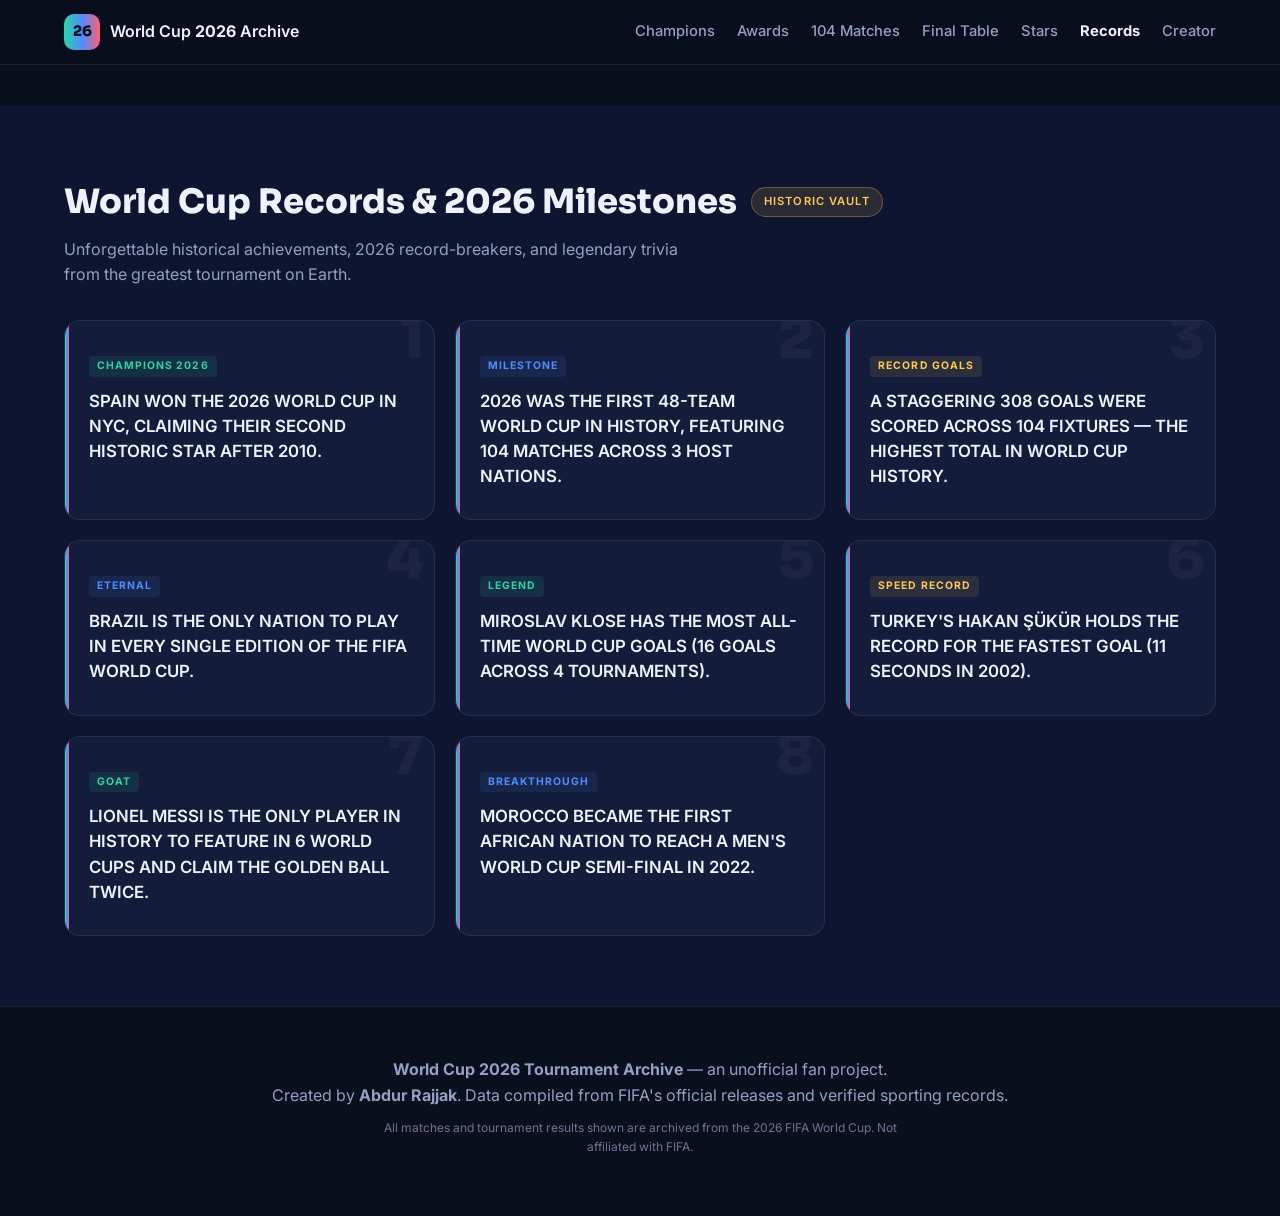
<file: facts.html>
<!DOCTYPE html>
<html lang="en">
<head>
<meta charset="UTF-8" />
<meta name="viewport" content="width=device-width, initial-scale=1.0" />
<title>FIFA World Cup 2026 Archive | Historic Records & Facts</title>
<meta name="description" content="Historic World Cup Records & 2026 Milestones: Spain's 2nd star, 308 tournament goals, 48-nation expansion, and all-time records. Curated by Abdur Rajjak." />
<link rel="preconnect" href="https://fonts.googleapis.com" />
<link rel="preconnect" href="https://fonts.gstatic.com" crossorigin />
<link href="https://fonts.googleapis.com/css2?family=Sora:wght@400;600;700;800&family=Inter:wght@400;500;600;700&display=swap" rel="stylesheet" />
<link rel="stylesheet" href="styles.css" />
<link rel="icon" type="image/png" sizes="32x32" href="images/favicon-32.png">
<link rel="icon" type="image/png" sizes="16x16" href="images/favicon-16.png">
<link rel="icon" type="image/png" sizes="192x192" href="images/favicon-192.png">
<link rel="apple-touch-icon" href="images/favicon-180.png">
<meta name="theme-color" content="#0a0f1e">
</head>
<body>

<nav class="nav">
  <a class="brand" href="index.html#top">
    <span class="brand-badge">26</span>
    <span>World Cup <strong>2026</strong> Archive</span>
  </a>
  <div class="nav-links">
    <a href="index.html#champion">Champions</a>
    <a href="index.html#awards">Awards</a>
    <a href="index.html#schedule">104 Matches</a>
    <a href="groups.html">Final Table</a>
    <a href="players.html">Stars</a>
    <a href="facts.html" style="color:var(--text);font-weight:700;">Records</a>
    <a href="index.html#creator">Creator</a>
  </div>
  <button class="nav-hamburger" id="nav-hamburger" aria-label="Open menu" type="button">
    <span></span><span></span><span></span>
  </button>
</nav>

<div class="nav-mobile-menu" id="nav-mobile-menu">
  <a href="index.html#champion" class="mobile-nav-link">Champions &amp; Podium</a>
  <a href="index.html#awards" class="mobile-nav-link">Tournament Awards</a>
  <a href="index.html#schedule" class="mobile-nav-link">104 Match Archive</a>
  <a href="groups.html" class="mobile-nav-link">Final Group Table</a>
  <a href="players.html" class="mobile-nav-link">Tournament Stars</a>
  <a href="facts.html" class="mobile-nav-link">World Cup Records</a>
  <a href="index.html#creator" class="mobile-nav-link">About the Creator</a>
</div>

<main style="padding-top: 40px;">
  <section id="facts" class="section alt">
    <div class="section-head">
      <h2>World Cup Records &amp; 2026 Milestones <span class="pill gold">Historic Vault</span></h2>
      <p>Unforgettable historical achievements, 2026 record-breakers, and legendary trivia from the greatest tournament on Earth.</p>
    </div>
    <div id="facts-grid" class="facts-grid"></div>
  </section>
</main>

<footer class="footer">
  <p><strong>World Cup 2026 Tournament Archive</strong> &mdash; an unofficial fan project.</p>
  <p>Created by <strong>Abdur Rajjak</strong>. Data compiled from FIFA's official releases and verified sporting records.</p>
  <p class="fine">All matches and tournament results shown are archived from the 2026 FIFA World Cup. Not affiliated with FIFA.</p>
</footer>

<div id="team-modal" class="modal hidden" role="dialog" aria-modal="true">
  <div class="modal-card">
    <button class="modal-close" id="modal-close" aria-label="Close">
      <svg class="svg-icon" viewBox="0 0 24 24" fill="none" stroke="currentColor" stroke-width="2.5"><line x1="18" y1="6" x2="6" y2="18"></line><line x1="6" y1="6" x2="18" y2="18"></line></svg>
    </button>
    <div id="modal-body"></div>
  </div>
</div>

<button class="back-to-top" id="back-to-top" aria-label="Back to top">
  <svg class="svg-icon" viewBox="0 0 24 24" fill="none" stroke="currentColor" stroke-width="2.5"><line x1="12" y1="19" x2="12" y2="5"></line><polyline points="5 12 12 5 19 12"></polyline></svg>
</button>

<script src="data.js"></script>
<script src="app.js"></script>
</body>
</html>
</file>
<file: styles.css>
:root {
  --bg: #0a0f1e;
  --bg-alt: #0e1530;
  --card: #131c3a;
  --card-hi: #1a2548;
  --line: rgba(255, 255, 255, 0.08);
  --text: #eef2ff;
  --muted: #93a0c2;
  --green: #2dd4a7;
  --red: #ff5d73;
  --blue: #4f8dff;
  --gold: #ffc857;
  --grad: linear-gradient(90deg, #2dd4a7, #4f8dff 50%, #ff5d73);
  --radius: 16px;
}

* { margin: 0; padding: 0; box-sizing: border-box; }
html { scroll-behavior: smooth; }
body {
  font-family: "Inter", system-ui, sans-serif;
  background: var(--bg);
  color: var(--text);
  line-height: 1.6;
}
h1, h2, h3 { font-family: "Sora", "Inter", sans-serif; }

/* ---------- Nav ---------- */
.nav {
  position: sticky; top: 0; z-index: 50;
  display: flex; align-items: center; justify-content: space-between;
  padding: 14px 5vw;
  background: rgba(10, 15, 30, 0.85);
  backdrop-filter: blur(12px);
  border-bottom: 1px solid var(--line);
}
.brand { display: flex; align-items: center; gap: 10px; color: var(--text); text-decoration: none; font-weight: 600; }
.brand-badge {
  display: grid; place-items: center;
  width: 36px; height: 36px; border-radius: 10px;
  background: var(--grad); color: #08101f;
  font-family: "Sora"; font-weight: 800; font-size: 0.9rem;
}
.nav-links { display: flex; gap: 22px; }
.nav-links a { color: var(--muted); text-decoration: none; font-size: 0.92rem; font-weight: 500; transition: color 0.2s; }
.nav-links a:hover { color: var(--text); }

/* ---------- Hero ---------- */
.hero {
  position: relative; overflow: hidden;
  text-align: center;
  padding: 90px 5vw 70px;
}
.hero-glow {
  position: absolute; inset: -40% -20% auto;
  height: 130%;
  background:
    radial-gradient(600px 320px at 25% 20%, rgba(45, 212, 167, 0.18), transparent 70%),
    radial-gradient(600px 320px at 75% 15%, rgba(255, 93, 115, 0.16), transparent 70%),
    radial-gradient(700px 380px at 50% 55%, rgba(79, 141, 255, 0.14), transparent 70%);
  pointer-events: none;
}
.hero > * { position: relative; }
.hero-kicker {
  display: inline-block;
  font-size: 0.8rem; letter-spacing: 0.18em; text-transform: uppercase;
  color: var(--green); font-weight: 600;
  border: 1px solid rgba(45, 212, 167, 0.35);
  padding: 6px 16px; border-radius: 999px;
  margin-bottom: 24px;
}
.hero h1 { font-size: clamp(2.4rem, 6vw, 4.2rem); font-weight: 800; line-height: 1.1; }
.grad { background: var(--grad); -webkit-background-clip: text; background-clip: text; color: transparent; }
.hero-sub { max-width: 620px; margin: 18px auto 0; color: var(--muted); font-size: 1.05rem; }

.countdown { display: flex; justify-content: center; gap: 14px; margin: 36px 0 8px; flex-wrap: wrap; }
.cd-box {
  min-width: 86px; padding: 14px 10px;
  background: var(--card); border: 1px solid var(--line); border-radius: var(--radius);
}
.cd-box strong { display: block; font-family: "Sora"; font-size: 1.9rem; font-weight: 800; }
.cd-box span { font-size: 0.72rem; text-transform: uppercase; letter-spacing: 0.12em; color: var(--muted); }
.cd-live {
  font-family: "Sora"; font-weight: 800; font-size: 1.4rem;
  padding: 16px 32px; border-radius: var(--radius);
  background: rgba(45, 212, 167, 0.12); border: 1px solid rgba(45, 212, 167, 0.4);
  color: var(--green);
}
.cd-live .dot { display: inline-block; width: 10px; height: 10px; border-radius: 50%; background: var(--green); margin-right: 10px; animation: pulse 1.4s infinite; }
@keyframes pulse { 0%,100% { opacity: 1; } 50% { opacity: 0.3; } }

.hero-stats { display: flex; justify-content: center; gap: 36px; margin-top: 40px; flex-wrap: wrap; }
.hero-stats div { text-align: center; }
.hero-stats strong { display: block; font-family: "Sora"; font-size: 1.6rem; font-weight: 800; background: var(--grad); -webkit-background-clip: text; background-clip: text; color: transparent; }
.hero-stats span { font-size: 0.78rem; color: var(--muted); text-transform: uppercase; letter-spacing: 0.1em; }

/* ---------- Sections ---------- */
.section { padding: 70px 5vw; max-width: 1200px; margin: 0 auto; }
.section.alt { max-width: none; background: var(--bg-alt); }
.section.alt > * { max-width: 1200px; margin-left: auto; margin-right: auto; }
.section-head h2 { font-size: clamp(1.5rem, 3vw, 2.1rem); font-weight: 800; display: flex; align-items: center; gap: 14px; flex-wrap: wrap; }
.section-head p { color: var(--muted); margin-top: 8px; max-width: 640px; }
.pill {
  font-family: "Inter"; font-size: 0.7rem; font-weight: 600;
  text-transform: uppercase; letter-spacing: 0.1em;
  padding: 5px 12px; border-radius: 999px;
  background: rgba(79, 141, 255, 0.15); color: var(--blue);
  border: 1px solid rgba(79, 141, 255, 0.3);
}
.pill.gold { background: rgba(255, 200, 87, 0.12); color: var(--gold); border-color: rgba(255, 200, 87, 0.3); }

/* ---------- View toggle ---------- */
.view-toggle { display: inline-flex; gap: 6px; margin-top: 26px; background: var(--card); border: 1px solid var(--line); border-radius: 12px; padding: 5px; }
.view-toggle button {
  background: transparent; border: none; color: var(--muted);
  font: inherit; font-size: 0.88rem; font-weight: 600;
  padding: 8px 18px; border-radius: 9px; cursor: pointer; transition: 0.2s;
}
.view-toggle button.active { background: var(--card-hi); color: var(--text); }

/* ---------- Calendar ---------- */
.calendar { display: grid; grid-template-columns: repeat(auto-fit, minmax(300px, 1fr)); gap: 22px; margin-top: 24px; }
.cal-month { background: var(--card); border: 1px solid var(--line); border-radius: var(--radius); padding: 18px; }
.cal-month h3 { font-size: 1rem; font-weight: 700; margin-bottom: 14px; text-align: center; color: var(--green); }
.cal-grid { display: grid; grid-template-columns: repeat(7, 1fr); gap: 5px; }
.cal-dow { text-align: center; font-size: 0.65rem; font-weight: 600; color: var(--muted); text-transform: uppercase; letter-spacing: 0.08em; padding: 4px 0; }
.cal-day {
  position: relative; aspect-ratio: 1; display: flex; flex-direction: column;
  align-items: center; justify-content: center; gap: 2px;
  border-radius: 10px; font: inherit; font-size: 0.85rem;
  color: var(--muted); background: transparent; border: 1px solid transparent;
}
.cal-day.off { visibility: hidden; }
.cal-day.has-match {
  cursor: pointer; color: var(--text); font-weight: 600;
  background: rgba(79, 141, 255, 0.1); border-color: rgba(79, 141, 255, 0.25);
  transition: 0.15s;
}
.cal-day.has-match:hover { background: rgba(79, 141, 255, 0.22); }
.cal-day.selected { background: var(--grad) !important; color: #08101f; border-color: transparent; }
.cal-day.selected .count { background: rgba(8, 16, 31, 0.25); color: #08101f; }
.cal-day .count {
  font-size: 0.6rem; font-weight: 700; line-height: 1;
  background: rgba(45, 212, 167, 0.2); color: var(--green);
  padding: 2px 6px; border-radius: 999px;
}
.day-panel { margin-top: 26px; }

/* ---------- Group standings ---------- */
.groups-grid { display: grid; grid-template-columns: repeat(auto-fill, minmax(320px, 1fr)); gap: 18px; margin-top: 32px; }
.group-card { background: var(--card); border: 1px solid var(--line); border-radius: var(--radius); padding: 18px; }
.group-card h3 { font-size: 0.95rem; font-weight: 700; color: var(--green); text-transform: uppercase; letter-spacing: 0.08em; margin-bottom: 12px; }
.group-table { width: 100%; border-collapse: collapse; font-size: 0.82rem; }
.group-table th {
  font-size: 0.65rem; text-transform: uppercase; letter-spacing: 0.08em;
  color: var(--muted); font-weight: 600; text-align: center; padding: 6px 4px;
  border-bottom: 1px solid var(--line);
}
.group-table td { text-align: center; padding: 9px 4px; border-bottom: 1px solid var(--line); color: var(--muted); }
.group-table .tname { text-align: left; color: var(--text); font-weight: 600; white-space: nowrap; }
.group-table .pts { color: var(--gold); font-weight: 700; }
.group-table tbody tr:last-child td { border-bottom: none; }
.team-row { cursor: pointer; transition: background 0.15s; }
.team-row:hover { background: rgba(79, 141, 255, 0.1); }

/* ---------- Best Third-Place Table ---------- */
.best-third-wrap { scroll-margin-top: 80px; }
.best-third-card {
  background: var(--card);
  border: 1px solid var(--line);
  border-radius: var(--radius);
  padding: 22px;
  margin-top: 22px;
  overflow-x: hidden;
}
.best-third-table { width: 100%; }
.best-third-table th { font-size: 0.62rem; }
.best-third-table td { font-size: 0.82rem; }

/* Qualified rows get a subtle green left border */
.best-third-table tr.bt-qualified { border-left: 3px solid var(--green); }
/* Eliminated rows get dimmed */
.best-third-table tr.bt-eliminated td { opacity: 0.55; }
.best-third-table tr.bt-eliminated:hover td { opacity: 0.85; }

/* Divider between rank 8 and 9 */
.best-third-table tbody tr.bt-eliminated:first-of-type td {
  border-top: 2px dashed rgba(255, 93, 115, 0.45);
}

/* Group badge */
.bt-group-badge {
  display: inline-block;
  font-family: "Sora", sans-serif;
  font-size: 0.7rem;
  font-weight: 700;
  width: 26px; height: 26px;
  line-height: 26px;
  text-align: center;
  border-radius: 8px;
  background: rgba(79, 141, 255, 0.15);
  color: var(--blue);
  border: 1px solid rgba(79, 141, 255, 0.3);
}

/* Status badge */
.bt-status {
  display: inline-flex;
  align-items: center;
  gap: 4px;
  font-size: 0.65rem;
  font-weight: 700;
  text-transform: uppercase;
  letter-spacing: 0.06em;
  padding: 3px 10px;
  border-radius: 999px;
  white-space: nowrap;
}
.bt-status.bt-qualified {
  background: rgba(45, 212, 167, 0.12);
  color: var(--green);
  border: 1px solid rgba(45, 212, 167, 0.3);
}
.bt-status.bt-eliminated {
  background: rgba(255, 93, 115, 0.1);
  color: var(--red);
  border: 1px solid rgba(255, 93, 115, 0.25);
  opacity: 1;
}

/* Footnote */
.bt-footnote {
  font-size: 0.75rem;
  color: var(--muted);
  margin-top: 14px;
  text-align: center;
  opacity: 0.7;
}

@media (max-width: 720px) {
  .best-third-card { padding: 10px 6px; }
  .best-third-table th { font-size: 0.55rem; padding: 5px 2px; }
  .best-third-table td { font-size: 0.72rem; padding: 7px 2px; }
  .best-third-table .tname { font-size: 0.7rem; }
  .bt-group-badge { width: 22px; height: 22px; line-height: 22px; font-size: 0.6rem; border-radius: 6px; }
  .best-third-table .team-flag-img { width: 18px !important; height: 11px !important; }
  .bt-footnote { font-size: 0.65rem; }
}

/* ---------- Custom Sleek Scrollbars ---------- */
::-webkit-scrollbar {
  width: 6px;
  height: 6px;
}
::-webkit-scrollbar-track {
  background: transparent;
}
::-webkit-scrollbar-thumb {
  background: rgba(255, 255, 255, 0.22);
  border-radius: 999px;
}
::-webkit-scrollbar-thumb:hover {
  background: var(--gold);
}
::-webkit-scrollbar-button {
  display: none !important;
  width: 0 !important;
  height: 0 !important;
}

* {
  scrollbar-width: thin;
  scrollbar-color: rgba(255, 255, 255, 0.22) transparent;
}

/* ---------- Team modal ---------- */
.hidden { display: none !important; }
.modal {
  position: fixed; inset: 0; z-index: 100;
  display: flex; align-items: center; justify-content: center;
  background: rgba(5, 8, 18, 0.78); backdrop-filter: blur(8px);
  padding: 20px;
}
.modal-card {
  position: relative; width: 100%; max-width: 580px; max-height: 85vh;
  background: var(--bg-alt); border: 1px solid rgba(255, 255, 255, 0.12); border-radius: 20px;
  padding: 0;
  display: flex;
  flex-direction: column;
  overflow: hidden;
  box-shadow: 0 20px 60px rgba(0, 0, 0, 0.6);
}
.modal-close {
  position: absolute; top: 14px; right: 16px; z-index: 40;
  background: rgba(26, 37, 72, 0.85); border: 1px solid rgba(255, 255, 255, 0.15); border-radius: 50%;
  width: 36px; height: 36px; color: var(--muted); font-size: 1.1rem; cursor: pointer;
  display: grid; place-items: center;
  backdrop-filter: blur(8px);
  transition: all 0.2s ease;
  box-shadow: 0 4px 14px rgba(0, 0, 0, 0.35);
}
.modal-close:hover {
  color: #fff;
  background: rgba(79, 141, 255, 0.35);
  border-color: var(--blue);
  transform: scale(1.08);
}
#modal-body {
  padding: 28px 24px;
  overflow-y: auto;
  max-height: 85vh;
  overscroll-behavior: contain;
}
.modal-head { display: flex; align-items: center; gap: 16px; margin-bottom: 20px; padding-right: 46px; }
.modal-flag { font-size: 2.6rem; }
.modal-head h3 { font-size: 1.4rem; font-weight: 800; }
.modal-head p { font-size: 0.82rem; color: var(--muted); }
.stat-grid { display: grid; grid-template-columns: repeat(4, 1fr); gap: 10px; }
.stat-box { background: var(--card); border: 1px solid var(--line); border-radius: 12px; padding: 12px 8px; text-align: center; }
.stat-box strong { display: block; font-family: "Sora"; font-size: 1.25rem; font-weight: 800; background: var(--grad); -webkit-background-clip: text; background-clip: text; color: transparent; }
.stat-box span { font-size: 0.62rem; color: var(--muted); text-transform: uppercase; letter-spacing: 0.07em; }
.fixtures-title { font-size: 0.72rem; text-transform: uppercase; letter-spacing: 0.1em; color: var(--blue); margin: 22px 0 10px; }
.fixture-list { display: flex; flex-direction: column; gap: 8px; }
.fixture-row {
  display: grid; grid-template-columns: 38px 1fr auto auto; gap: 10px; align-items: center;
  background: var(--card); border: 1px solid var(--line); border-radius: 10px;
  padding: 10px 12px; font-size: 0.82rem;
}
.fixture-row.win { border-left: 3px solid var(--green); }
.fixture-row.loss { border-left: 3px solid var(--red); }
.fixture-row.draw { border-left: 3px solid var(--gold); }
.fx-no { font-size: 0.68rem; color: var(--muted); font-weight: 600; }
.fx-teams { font-weight: 600; }
.fx-score { font-family: "Sora"; font-weight: 800; }
.fx-score.win { color: var(--green); } .fx-score.loss { color: var(--red); } .fx-score.draw { color: var(--gold); }
.fx-time, .fx-venue { font-size: 0.72rem; color: var(--muted); white-space: nowrap; }
.score { font-family: "Sora"; font-weight: 800; color: var(--gold); margin: 0 10px; }
.tag.time.ft { background: rgba(255, 200, 87, 0.15); color: var(--gold); }

@media (max-width: 480px) {
  .stat-grid { grid-template-columns: repeat(2, 1fr); }
  .fixture-row { grid-template-columns: 1fr auto; }
  .fx-no, .fx-venue { display: none; }
}

/* ---------- Filters ---------- */
.filters { display: flex; gap: 10px; margin: 28px 0 6px; flex-wrap: wrap; }
.filters select, .filters input {
  background: var(--card); color: var(--text);
  border: 1px solid var(--line); border-radius: 10px;
  padding: 10px 14px; font: inherit; font-size: 0.9rem;
}
.filters input { flex: 1; min-width: 200px; }
.filters select:focus, .filters input:focus { outline: 2px solid rgba(79, 141, 255, 0.5); }
.btn-ghost {
  background: transparent; color: var(--muted);
  border: 1px solid var(--line); border-radius: 10px;
  padding: 10px 18px; font: inherit; font-size: 0.9rem; cursor: pointer; transition: 0.2s;
}
.btn-ghost:hover { color: var(--text); border-color: var(--muted); }
.result-count { color: var(--muted); font-size: 0.85rem; margin: 10px 2px 18px; }

/* ---------- Schedule ---------- */
.schedule-list { display: flex; flex-direction: column; gap: 26px; }
.day-block h3 {
  font-size: 0.95rem; font-weight: 700; color: var(--green);
  text-transform: uppercase; letter-spacing: 0.08em;
  margin-bottom: 12px; padding-bottom: 8px; border-bottom: 1px solid var(--line);
}
.match-row {
  display: grid;
  grid-template-columns: 64px 1fr auto;
  gap: 16px; align-items: center;
  background: var(--card); border: 1px solid var(--line); border-radius: var(--radius);
  padding: 14px 18px; margin-bottom: 10px;
  transition: border-color 0.2s, transform 0.2s;
}
.match-row:hover { border-color: rgba(79, 141, 255, 0.45); transform: translateX(4px); }
.match-no { text-align: center; }
.match-no strong { display: block; font-family: "Sora"; font-weight: 800; font-size: 1.05rem; }
.match-no span { font-size: 0.65rem; color: var(--muted); text-transform: uppercase; letter-spacing: 0.08em; }
.match-teams { font-weight: 600; font-size: 1rem; }
.match-teams .vs { color: var(--red); font-weight: 800; font-size: 0.8rem; margin: 0 8px; }
.match-meta { font-size: 0.8rem; color: var(--muted); margin-top: 3px; font-weight: 400; }
.match-tags { display: flex; flex-direction: column; align-items: flex-end; gap: 6px; }
.tag {
  font-size: 0.68rem; font-weight: 600; text-transform: uppercase; letter-spacing: 0.08em;
  padding: 4px 10px; border-radius: 999px; white-space: nowrap;
}
.tag.stage-group { background: rgba(45, 212, 167, 0.12); color: var(--green); }
.tag.stage-ko { background: rgba(255, 93, 115, 0.12); color: var(--red); }
.tag.stage-final { background: rgba(255, 200, 87, 0.15); color: var(--gold); }
.tag.time { background: rgba(79, 141, 255, 0.12); color: var(--blue); }

/* ---------- Player cards ---------- */
.cards-grid { display: grid; grid-template-columns: repeat(auto-fill, minmax(270px, 1fr)); gap: 18px; margin-top: 32px; }
.player-card {
  background: var(--card); border: 1px solid var(--line); border-radius: var(--radius);
  padding: 22px; transition: transform 0.2s, border-color 0.2s;
}
.player-card:hover { transform: translateY(-4px); border-color: rgba(255, 200, 87, 0.4); }
.player-top { display: flex; align-items: center; gap: 14px; margin-bottom: 12px; }
.player-flag { font-size: 2rem; }
.player-top h3 { font-size: 1.05rem; font-weight: 700; }
.player-top p { font-size: 0.78rem; color: var(--muted); }
.player-pos {
  display: inline-block; font-size: 0.68rem; font-weight: 700;
  color: var(--gold); border: 1px solid rgba(255, 200, 87, 0.35);
  padding: 3px 9px; border-radius: 999px; margin-bottom: 10px;
  text-transform: uppercase; letter-spacing: 0.08em;
}
.player-card .blurb { font-size: 0.87rem; color: var(--muted); }

/* ---------- Team cards ---------- */
.teams-grid { display: grid; grid-template-columns: repeat(auto-fill, minmax(330px, 1fr)); gap: 18px; margin-top: 32px; }
.team-card { background: var(--card); border: 1px solid var(--line); border-radius: var(--radius); overflow: hidden; }
.team-head {
  width: 100%; display: flex; align-items: center; gap: 14px;
  background: var(--card-hi); border: none; color: var(--text);
  padding: 18px 20px; cursor: pointer; font: inherit; text-align: left;
}
.team-head .player-flag { font-size: 1.7rem; }
.team-head h3 { font-family: "Sora"; font-size: 1.05rem; font-weight: 700; }
.team-head .grp { font-size: 0.75rem; color: var(--muted); }
.team-head .chev { margin-left: auto; color: var(--muted); transition: transform 0.25s; }
.team-card.open .chev { transform: rotate(180deg); }
.team-body { display: none; padding: 18px 20px 22px; font-size: 0.88rem; }
.team-card.open .team-body { display: block; }
.team-body h4 { font-size: 0.72rem; text-transform: uppercase; letter-spacing: 0.1em; margin: 14px 0 4px; }
.team-body h4.s { color: var(--green); } .team-body h4.w { color: var(--red); } .team-body h4.k { color: var(--gold); } .team-body h4.p { color: var(--blue); }
.team-body h4:first-child { margin-top: 0; }
.team-body p { color: var(--muted); }

/* ---------- Facts Section ---------- */
.facts-grid {
  display: grid;
  grid-template-columns: repeat(auto-fill, minmax(300px, 1fr));
  gap: 20px;
  margin-top: 32px;
}
.fact-card {
  background: var(--card);
  border: 1px solid var(--line);
  border-radius: var(--radius);
  padding: 30px 24px;
  position: relative;
  overflow: hidden;
  transition: all 0.4s cubic-bezier(0.175, 0.885, 0.32, 1.275);
  opacity: 0;
  transform: translateY(30px);
}
.fact-card.reveal {
  opacity: 1;
  transform: translateY(0);
}
.fact-card:hover {
  transform: translateY(-8px) scale(1.02);
  border-color: var(--green);
  box-shadow: 0 15px 30px rgba(45, 212, 167, 0.15);
}
.fact-card::before {
  content: "";
  position: absolute;
  top: 0; left: 0; width: 4px; height: 100%;
  background: var(--grad);
}
.fact-card::after {
  content: "";
  position: absolute;
  inset: 0;
  background-image: var(--fact-flag);
  background-size: cover;
  background-position: center;
  opacity: 0.07;
  filter: grayscale(1);
  pointer-events: none;
  z-index: 1;
  transition: opacity 0.4s, filter 0.4s;
}
.fact-card:hover::after {
  opacity: 0.15;
  filter: grayscale(0);
}
.fact-num {
  font-family: "Sora";
  font-size: 3.5rem;
  font-weight: 800;
  color: rgba(255, 255, 255, 0.04);
  position: absolute;
  top: -10px;
  right: 10px;
  line-height: 1;
}
.fact-tag {
  display: inline-block;
  font-size: 0.65rem;
  font-weight: 700;
  text-transform: uppercase;
  letter-spacing: 0.1em;
  color: var(--green);
  margin-bottom: 12px;
  padding: 2px 8px;
  background: rgba(45, 212, 167, 0.1);
  border-radius: 4px;
}
.fact-text {
  font-size: 1.05rem;
  font-weight: 600;
  line-height: 1.5;
  color: var(--text);
  position: relative;
  z-index: 2;
}
.fact-card:nth-child(even) .fact-tag { color: var(--blue); background: rgba(79, 141, 255, 0.1); }
.fact-card:nth-child(3n) .fact-tag { color: var(--gold); background: rgba(255, 200, 87, 0.1); }

/* ---------- Watch ---------- */
.watch {
  padding: 50px 28px;
  display: grid;
  grid-template-columns: 1fr 1.1fr;
  gap: 40px;
  align-items: start;
  background:
    linear-gradient(135deg, rgba(45, 212, 167, 0.08), transparent 45%),
    var(--card);
  border: 1px solid var(--line);
  border-radius: var(--radius);
  animation: fadeInUp 0.6s ease-out both;
}
.watch-left { max-width: 480px; }
.watch .eyebrow {
  font-size: 0.75rem;
  font-weight: 700;
  text-transform: uppercase;
  letter-spacing: 0.15em;
  color: var(--green);
  margin-bottom: 10px;
}
.watch h2 { font-size: clamp(1.4rem, 3vw, 2rem); font-weight: 800; margin-bottom: 14px; }
.watch p { color: var(--muted); line-height: 1.7; font-size: 0.95rem; }
.watch-note {
  margin-top: 18px;
  padding: 14px 16px;
  background: rgba(79, 141, 255, 0.08);
  border: 1px solid rgba(79, 141, 255, 0.2);
  border-radius: 12px;
  font-size: 0.85rem !important;
  color: var(--text) !important;
}
.watch-note strong { color: var(--blue); }

.watch-right { display: flex; flex-direction: column; gap: 18px; }
.watch-grid {
  display: grid;
  grid-template-columns: repeat(3, 1fr);
  gap: 1px;
  overflow: hidden;
  border: 1px solid var(--line);
  border-radius: 12px;
  background: var(--line);
}
.watch-card {
  background: var(--bg-alt);
  padding: 22px 18px;
  text-align: center;
  transition: background 0.2s, transform 0.2s;
  cursor: default;
}
.watch-card:hover {
  background: var(--card-hi);
  transform: translateY(-2px);
}
.watch-label {
  display: block;
  font-size: 0.75rem;
  font-weight: 600;
  color: var(--muted);
  text-transform: uppercase;
  letter-spacing: 0.08em;
  margin-bottom: 8px;
}
.watch-card strong {
  display: block;
  font-family: "Sora", sans-serif;
  font-size: 1.05rem;
  font-weight: 700;
  color: var(--text);
  margin-bottom: 4px;
}
.watch-card small {
  display: block;
  font-size: 0.7rem;
  color: var(--muted);
  text-transform: uppercase;
  letter-spacing: 0.06em;
}

.watch-extra {
  background: var(--bg-alt);
  border: 1px solid var(--line);
  border-radius: 12px;
  padding: 16px 20px;
  display: flex;
  flex-direction: column;
  gap: 14px;
}
.watch-tip {
  display: flex;
  align-items: flex-start;
  gap: 14px;
}
.watch-tip span { font-size: 1.4rem; flex-shrink: 0; }
.watch-tip strong { font-size: 0.9rem; color: var(--text); display: block; }
.watch-tip p { font-size: 0.8rem; color: var(--muted); margin-top: 2px; }

@media (max-width: 900px) {
  .watch { grid-template-columns: 1fr; gap: 30px; }
  .watch-grid { grid-template-columns: 1fr; }
}

@keyframes fadeInUp {
  from { opacity: 0; transform: translateY(20px); }
  to { opacity: 1; transform: translateY(0); }
}
/* ---------- Footer ---------- */
.footer { text-align: center; padding: 50px 5vw 60px; border-top: 1px solid var(--line); color: var(--muted); }
.footer .fine { font-size: 0.75rem; max-width: 560px; margin: 10px auto 0; opacity: 0.7; }

/* ---------- Hamburger Menu ---------- */
.nav-hamburger {
  display: none;
  flex-direction: column;
  gap: 5px;
  background: none;
  border: none;
  cursor: pointer;
  padding: 6px;
  border-radius: 8px;
  transition: background 0.2s;
}
.nav-hamburger:hover { background: var(--card); }
.nav-hamburger span {
  display: block;
  width: 24px;
  height: 2px;
  background: var(--text);
  border-radius: 2px;
  transition: transform 0.3s, opacity 0.3s;
}
.nav-hamburger.open span:nth-child(1) { transform: translateY(7px) rotate(45deg); }
.nav-hamburger.open span:nth-child(2) { opacity: 0; }
.nav-hamburger.open span:nth-child(3) { transform: translateY(-7px) rotate(-45deg); }

.nav-mobile-menu {
  display: none;
  position: fixed;
  top: 65px;
  left: 0; right: 0;
  background: rgba(10, 15, 30, 0.97);
  backdrop-filter: blur(16px);
  border-bottom: 1px solid var(--line);
  padding: 16px 5vw 20px;
  z-index: 49;
  flex-direction: column;
  gap: 4px;
}
.nav-mobile-menu.open { display: flex; }
.nav-mobile-menu a {
  color: var(--muted);
  text-decoration: none;
  font-size: 1rem;
  font-weight: 500;
  padding: 12px 8px;
  border-radius: 10px;
  transition: color 0.2s, background 0.2s;
}
.nav-mobile-menu a:hover { color: var(--text); background: var(--card); }

/* ---------- Back to Top ---------- */
.back-to-top {
  position: fixed;
  bottom: 24px;
  right: 20px;
  z-index: 200;
  width: 44px;
  height: 44px;
  border-radius: 50%;
  background: var(--grad);
  border: none;
  color: #08101f;
  font-size: 1.1rem;
  cursor: pointer;
  display: flex;
  align-items: center;
  justify-content: center;
  box-shadow: 0 4px 16px rgba(45, 212, 167, 0.35);
  opacity: 0;
  pointer-events: none;
  transition: opacity 0.3s, transform 0.3s;
  transform: translateY(10px);
}
.back-to-top.visible {
  opacity: 1;
  pointer-events: auto;
  transform: translateY(0);
}
.back-to-top:hover { transform: translateY(-3px) scale(1.05); }

/* ---------- Responsive ---------- */
@media (max-width: 720px) {
  .nav-links { display: none; }
  .nav-hamburger { display: flex; }

  /* Match row: match no + content stacked, tags full width */
  .match-row {
    grid-template-columns: 50px 1fr;
    gap: 10px;
  }
  .match-tags {
    grid-column: 1 / -1;
    flex-direction: row;
    flex-wrap: wrap;
    justify-content: flex-start;
    gap: 6px;
    align-items: center;
  }

  /* Time tag: allow wrapping, no overflow */
  .tag.time {
    white-space: normal;
    word-break: break-word;
    max-width: 100%;
    font-size: 0.62rem;
    line-height: 1.4;
    text-align: left;
    padding: 4px 8px;
    border-radius: 8px;
  }

  .hero { padding-top: 60px; }
}

/* ---------- Real flag images (flagpedia.net) ---------- */
.team-flag-img {
  display: inline-block;
  vertical-align: middle;
  border-radius: 3px;
  object-fit: cover;
  flex-shrink: 0;
  box-shadow: 0 1px 3px rgba(0,0,0,0.4);
}
.team-label {
  display: inline-flex;
  align-items: center;
  gap: 6px;
  white-space: nowrap;
}
.team-label.inline {
  font-size: 0.78rem;
}
.player-flag-wrap {
  display: flex;
  align-items: center;
  flex-shrink: 0;
}
.player-flag-wrap .team-flag-img {
  width: 36px;
  height: 24px;
  border-radius: 4px;
}
/* modal flag img */
.modal-flag .team-flag-img {
  width: 48px !important;
  height: 32px !important;
  border-radius: 6px;
}

/* ==========================================================================
   POST-TOURNAMENT CHAMPIONSHIP & ARCHIVE STYLES
   ========================================================================== */

/* Confetti Canvas */
.confetti-canvas {
  position: fixed;
  top: 0;
  left: 0;
  width: 100vw;
  height: 100vh;
  pointer-events: none;
  z-index: 99999;
}

/* Concluded Badge & Kicker */
.concluded-badge {
  display: inline-flex;
  align-items: center;
  gap: 8px;
  background: rgba(255, 200, 87, 0.12);
  border: 1px solid rgba(255, 200, 87, 0.4);
  color: var(--gold);
  font-size: 0.8rem;
  font-weight: 700;
  letter-spacing: 0.12em;
  text-transform: uppercase;
  padding: 7px 18px;
  border-radius: 999px;
  margin-bottom: 20px;
  box-shadow: 0 0 20px rgba(255, 200, 87, 0.15);
  animation: goldPulse 3s infinite ease-in-out;
}
.concluded-badge .badge-icon { font-size: 1.1rem; }

@keyframes goldPulse {
  0%, 100% { box-shadow: 0 0 15px rgba(255, 200, 87, 0.15); }
  50% { box-shadow: 0 0 30px rgba(255, 200, 87, 0.35); }
}

/* Hero Actions / Quick Navigation Pills */
.hero-actions {
  display: flex;
  align-items: center;
  justify-content: center;
  gap: 12px;
  margin-top: 26px;
  flex-wrap: wrap;
}
.btn-action {
  display: inline-flex;
  align-items: center;
  gap: 8px;
  font-family: "Inter", sans-serif;
  font-size: 0.88rem;
  font-weight: 600;
  padding: 10px 22px;
  border-radius: 999px;
  text-decoration: none;
  cursor: pointer;
  transition: all 0.25s ease;
  border: 1px solid var(--line);
  background: var(--card);
  color: var(--text);
}
.btn-action:hover {
  transform: translateY(-2px);
  background: var(--card-hi);
  border-color: rgba(255, 255, 255, 0.25);
  box-shadow: 0 6px 20px rgba(0,0,0,0.3);
}
.btn-action.gold {
  background: linear-gradient(135deg, #ffd700, #ff9f1c);
  color: #0a0f1e;
  font-weight: 700;
  border: none;
  box-shadow: 0 4px 18px rgba(255, 200, 87, 0.35);
}
.btn-action.gold:hover {
  box-shadow: 0 6px 26px rgba(255, 200, 87, 0.55);
  transform: translateY(-2px) scale(1.02);
}
.btn-action.outline {
  border-color: rgba(79, 141, 255, 0.4);
  color: var(--blue);
  background: rgba(79, 141, 255, 0.08);
}
.btn-action.outline:hover {
  background: rgba(79, 141, 255, 0.2);
  border-color: var(--blue);
  color: #fff;
}
.btn-action.creator-pill {
  background: linear-gradient(135deg, rgba(45, 212, 167, 0.18), rgba(79, 141, 255, 0.18));
  border: 1.5px solid rgba(45, 212, 167, 0.7);
  color: #fff;
  font-weight: 700;
  box-shadow: 0 4px 18px rgba(45, 212, 167, 0.25), 0 0 12px rgba(45, 212, 167, 0.2);
  position: relative;
  animation: creatorGlow 2.5s infinite ease-in-out;
}
.btn-action.creator-pill:hover {
  background: linear-gradient(135deg, rgba(45, 212, 167, 0.35), rgba(79, 141, 255, 0.35));
  border-color: #2dd4a7;
  box-shadow: 0 6px 26px rgba(45, 212, 167, 0.5), 0 0 20px rgba(45, 212, 167, 0.35);
  transform: translateY(-2px) scale(1.04);
  color: #fff;
}
.btn-action.creator-pill .creator-badge-dot {
  display: inline-flex;
  align-items: center;
  justify-content: center;
  width: 20px;
  height: 20px;
  background: var(--green);
  color: #08101f;
  border-radius: 50%;
  font-size: 0.65rem;
  font-weight: 800;
  box-shadow: 0 2px 6px rgba(45, 212, 167, 0.4);
}
@keyframes creatorGlow {
  0%, 100% {
    box-shadow: 0 4px 16px rgba(45, 212, 167, 0.25), 0 0 10px rgba(45, 212, 167, 0.15);
    border-color: rgba(45, 212, 167, 0.6);
  }
  50% {
    box-shadow: 0 6px 24px rgba(45, 212, 167, 0.45), 0 0 18px rgba(45, 212, 167, 0.3);
    border-color: rgba(45, 212, 167, 0.95);
  }
}

/* SVG Icons System */
.svg-icon {
  display: inline-block;
  width: 1.15em;
  height: 1.15em;
  vertical-align: -0.18em;
  flex-shrink: 0;
  stroke: currentColor;
}
.svg-icon.fill-current {
  fill: currentColor;
  stroke: none;
}
.svg-icon.sm { width: 0.9em; height: 0.9em; }
.svg-icon.md { width: 1.3em; height: 1.3em; }
.svg-icon.lg { width: 1.75em; height: 1.75em; }
.svg-icon.xl { width: 2.3em; height: 2.3em; }
.svg-icon.gold { color: var(--gold); }
.svg-icon.silver { color: #e0e0e0; }
.svg-icon.bronze { color: #cd7f32; }
.svg-icon.green { color: var(--green); }
.svg-icon.blue { color: var(--blue); }

/* Grand Champion Trophy & Showcase Card */
.champion-showcase-wrap {
  margin: 36px auto 0;
  max-width: 900px;
}
.champion-card {
  position: relative;
  overflow: hidden;
  background: linear-gradient(145deg, rgba(26, 37, 72, 0.85), rgba(14, 21, 48, 0.95));
  border: 1px solid rgba(255, 200, 87, 0.4);
  border-radius: 20px;
  padding: 32px 28px;
  box-shadow: 0 12px 40px rgba(0, 0, 0, 0.45), 0 0 50px rgba(255, 200, 87, 0.12);
  backdrop-filter: blur(14px);
  cursor: pointer;
  transition: transform 0.25s ease, box-shadow 0.25s ease, border-color 0.25s ease;
}
.champion-card:hover {
  transform: translateY(-4px);
  box-shadow: 0 16px 50px rgba(0, 0, 0, 0.55), 0 0 60px rgba(255, 200, 87, 0.25);
  border-color: rgba(255, 200, 87, 0.7);
}
.champion-card::before {
  content: "";
  position: absolute;
  top: -50%;
  left: 50%;
  transform: translateX(-50%);
  width: 450px;
  height: 250px;
  background: radial-gradient(circle, rgba(255, 200, 87, 0.25), transparent 70%);
  pointer-events: none;
}
.champion-header {
  display: flex;
  align-items: center;
  justify-content: center;
  gap: 12px;
  margin-bottom: 20px;
}
.champion-title-tag {
  display: inline-flex;
  align-items: center;
  gap: 6px;
  font-family: "Sora", sans-serif;
  font-size: 0.78rem;
  font-weight: 800;
  letter-spacing: 0.16em;
  text-transform: uppercase;
  color: var(--gold);
  background: rgba(255, 200, 87, 0.12);
  padding: 6px 16px;
  border-radius: 999px;
  border: 1px solid rgba(255, 200, 87, 0.3);
}

.champion-winner-stage {
  display: flex;
  align-items: center;
  justify-content: center;
  gap: 24px;
  flex-wrap: wrap;
  margin: 18px 0;
}
.champion-flag-huge {
  filter: drop-shadow(0 8px 24px rgba(0, 0, 0, 0.5));
  transition: transform 0.3s ease;
}
.champion-flag-huge:hover { transform: scale(1.05) rotate(2deg); }
.champion-flag-huge .team-flag-img {
  width: 84px !important;
  height: 56px !important;
  border-radius: 10px;
}
.champion-winner-info {
  text-align: left;
}
.champion-winner-info h2 {
  font-size: clamp(2rem, 4vw, 2.8rem);
  font-weight: 800;
  line-height: 1.1;
  color: #fff;
  display: flex;
  align-items: center;
  gap: 10px;
}
.champion-stars {
  display: inline-flex;
  gap: 4px;
  color: var(--gold);
}
.champion-winner-info p {
  color: var(--muted);
  font-size: 0.95rem;
  margin-top: 4px;
}
.champion-final-score {
  display: inline-flex;
  align-items: center;
  gap: 10px;
  background: rgba(10, 15, 30, 0.7);
  border: 1px solid var(--line);
  padding: 8px 18px;
  border-radius: 12px;
  margin-top: 10px;
  font-family: "Sora", sans-serif;
  font-size: 0.9rem;
}
.champion-final-score strong { color: var(--gold); font-size: 1.1rem; }

.click-hint {
  display: inline-flex;
  align-items: center;
  justify-content: center;
  gap: 6px;
  font-size: 0.74rem;
  font-weight: 600;
  color: var(--gold);
  background: rgba(255, 200, 87, 0.1);
  padding: 4px 12px;
  border-radius: 999px;
  margin-top: 10px;
  border: 1px dashed rgba(255, 200, 87, 0.35);
  transition: all 0.2s ease;
}
.champion-card:hover .click-hint,
.podium-card:hover .click-hint {
  background: rgba(255, 200, 87, 0.25);
  color: #fff;
  border-color: var(--gold);
  transform: scale(1.03);
}

/* Podium Grid */
.podium-grid {
  display: grid;
  grid-template-columns: repeat(4, 1fr);
  gap: 14px;
  margin-top: 26px;
  padding-top: 22px;
  border-top: 1px solid rgba(255, 255, 255, 0.08);
}
.podium-card {
  background: rgba(10, 15, 30, 0.6);
  border: 1px solid var(--line);
  border-radius: 16px;
  padding: 16px 12px 14px;
  text-align: center;
  cursor: pointer;
  display: flex;
  flex-direction: column;
  align-items: center;
  justify-content: flex-start;
  min-height: 162px;
  transition: transform 0.22s ease, border-color 0.22s ease, background 0.22s ease, box-shadow 0.22s ease;
}
.podium-card:hover {
  transform: translateY(-4px) scale(1.02);
  box-shadow: 0 10px 28px rgba(0, 0, 0, 0.45);
}
.podium-rank-badge {
  display: inline-flex;
  align-items: center;
  justify-content: center;
  width: 34px;
  height: 34px;
  border-radius: 50%;
  font-family: "Sora", sans-serif;
  font-size: 0.88rem;
  font-weight: 800;
  margin-bottom: 8px;
  flex-shrink: 0;
}
.podium-card.rank-1 {
  border-color: rgba(255, 200, 87, 0.45);
  background: rgba(255, 200, 87, 0.08);
}
.podium-card.rank-1:hover {
  border-color: rgba(255, 200, 87, 0.85);
  background: rgba(255, 200, 87, 0.16);
}
.podium-card.rank-1 .podium-rank-badge {
  background: linear-gradient(135deg, #ffd700, #ff9f1c);
  color: #08101f;
  box-shadow: 0 4px 12px rgba(255, 200, 87, 0.4);
}
.podium-card.rank-2 .podium-rank-badge {
  background: linear-gradient(135deg, #f3f4f6, #9ca3af);
  color: #08101f;
  box-shadow: 0 4px 12px rgba(200, 200, 200, 0.25);
}
.podium-card.rank-2:hover {
  border-color: rgba(224, 224, 224, 0.75);
  background: rgba(224, 224, 224, 0.12);
}
.podium-card.rank-3 .podium-rank-badge {
  background: linear-gradient(135deg, #f59e0b, #b45309);
  color: #fff;
  box-shadow: 0 4px 12px rgba(217, 119, 6, 0.35);
}
.podium-card.rank-3:hover {
  border-color: rgba(245, 158, 11, 0.75);
  background: rgba(245, 158, 11, 0.14);
}
.podium-card.rank-4 .podium-rank-badge {
  background: linear-gradient(135deg, #475569, #334155);
  color: #e2e8f0;
  box-shadow: 0 4px 12px rgba(0, 0, 0, 0.3);
}
.podium-card.rank-4:hover {
  border-color: rgba(255, 255, 255, 0.35);
  background: rgba(255, 255, 255, 0.1);
}
.podium-team-name {
  display: flex;
  align-items: center;
  justify-content: center;
  gap: 8px;
  font-size: 0.95rem;
  font-weight: 700;
  color: var(--text);
  margin-top: 4px;
  width: 100%;
}
.podium-desc {
  display: flex;
  align-items: center;
  justify-content: center;
  gap: 5px;
  font-size: 0.72rem;
  color: var(--muted);
  text-transform: uppercase;
  letter-spacing: 0.06em;
  margin-top: 4px;
  width: 100%;
}
.podium-card .click-hint {
  display: inline-flex;
  align-items: center;
  justify-content: center;
  gap: 5px;
  font-size: 0.72rem;
  font-weight: 600;
  color: var(--gold);
  background: rgba(255, 200, 87, 0.1);
  padding: 4px 12px;
  border-radius: 999px;
  margin-top: auto;
  border: 1px dashed rgba(255, 200, 87, 0.35);
  transition: all 0.2s ease;
  width: fit-content;
}
.podium-card:hover .click-hint {
  background: rgba(255, 200, 87, 0.25);
  color: #fff;
  border-color: var(--gold);
  transform: scale(1.04);
}

/* ==========================================================================
   TOURNAMENT AWARDS SHOWCASE
   ========================================================================== */
.awards-grid {
  display: grid;
  grid-template-columns: repeat(auto-fit, minmax(260px, 1fr));
  gap: 20px;
  margin-top: 32px;
}
.award-card {
  position: relative;
  background: var(--card);
  border: 1px solid var(--line);
  border-radius: var(--radius);
  padding: 24px 20px;
  transition: transform 0.25s, border-color 0.25s, box-shadow 0.25s;
  display: flex;
  flex-direction: column;
}
.award-card:hover {
  transform: translateY(-4px);
  border-color: rgba(255, 200, 87, 0.35);
  box-shadow: 0 10px 30px rgba(0, 0, 0, 0.35);
}
.award-top {
  display: flex;
  align-items: flex-start;
  justify-content: space-between;
  gap: 12px;
  margin-bottom: 14px;
}
.award-icon-box {
  width: 48px;
  height: 48px;
  border-radius: 12px;
  background: rgba(255, 200, 87, 0.12);
  border: 1px solid rgba(255, 200, 87, 0.25);
  display: grid;
  place-items: center;
  color: var(--gold);
  flex-shrink: 0;
}
.award-badge-pill {
  font-size: 0.68rem;
  font-weight: 700;
  text-transform: uppercase;
  letter-spacing: 0.08em;
  padding: 4px 10px;
  border-radius: 999px;
  background: rgba(45, 212, 167, 0.15);
  color: var(--green);
  border: 1px solid rgba(45, 212, 167, 0.3);
}
.award-card h3 {
  font-size: 1.15rem;
  font-weight: 800;
  color: var(--gold);
  margin-bottom: 4px;
}
.award-player-name {
  font-size: 1.05rem;
  font-weight: 700;
  color: var(--text);
  display: flex;
  align-items: center;
  gap: 8px;
  margin-bottom: 4px;
}
.award-role {
  font-size: 0.8rem;
  color: var(--muted);
  margin-bottom: 12px;
}
.award-desc {
  font-size: 0.85rem;
  color: var(--muted);
  line-height: 1.5;
  margin-top: auto;
}

/* ==========================================================================
   CREATOR SPOTLIGHT SHOWCASE (Abdur Rajjak)
   ========================================================================== */
.creator-section {
  padding: 60px 5vw;
  max-width: 1000px;
  margin: 0 auto;
}
.creator-card {
  position: relative;
  overflow: hidden;
  background: linear-gradient(145deg, rgba(19, 28, 58, 0.8), rgba(10, 15, 30, 0.95));
  border: 1px solid rgba(79, 141, 255, 0.3);
  border-radius: 24px;
  padding: 40px 36px;
  box-shadow: 0 16px 40px rgba(0, 0, 0, 0.4);
  backdrop-filter: blur(16px);
}
.creator-card::after {
  content: "";
  position: absolute;
  top: 0; right: 0;
  width: 300px; height: 300px;
  background: radial-gradient(circle, rgba(45, 212, 167, 0.15), transparent 70%);
  pointer-events: none;
}
.creator-inner {
  display: flex;
  align-items: center;
  gap: 32px;
  flex-wrap: wrap;
  position: relative;
  z-index: 2;
}
.creator-avatar-wrap {
  position: relative;
}
.creator-avatar {
  width: 96px;
  height: 96px;
  border-radius: 24px;
  background: var(--grad);
  display: grid;
  place-items: center;
  font-family: "Sora", sans-serif;
  font-size: 2.2rem;
  font-weight: 800;
  color: #08101f;
  box-shadow: 0 8px 24px rgba(45, 212, 167, 0.35);
}
.creator-badge-verified {
  position: absolute;
  bottom: -4px;
  right: -4px;
  background: var(--green);
  color: #08101f;
  width: 26px;
  height: 26px;
  border-radius: 50%;
  display: grid;
  place-items: center;
  font-size: 0.85rem;
  border: 2px solid var(--card);
}
.creator-content {
  flex: 1;
  min-width: 260px;
}
.creator-kicker {
  font-size: 0.75rem;
  font-weight: 700;
  text-transform: uppercase;
  letter-spacing: 0.15em;
  color: var(--green);
  margin-bottom: 6px;
}
.creator-content h2 {
  font-size: clamp(1.6rem, 3vw, 2.2rem);
  font-weight: 800;
  color: #fff;
  margin-bottom: 8px;
}
.creator-content p {
  color: var(--muted);
  font-size: 0.95rem;
  line-height: 1.6;
  max-width: 580px;
}
.creator-tags {
  display: flex;
  gap: 8px;
  margin: 16px 0 20px;
  flex-wrap: wrap;
}
.creator-tag {
  font-size: 0.72rem;
  font-weight: 600;
  background: rgba(255, 255, 255, 0.06);
  border: 1px solid var(--line);
  color: var(--text);
  padding: 4px 12px;
  border-radius: 999px;
}
.creator-actions {
  display: flex;
  gap: 12px;
  flex-wrap: wrap;
}

@media (max-width: 768px) {
  .champion-card { padding: 24px 16px; }
  .champion-winner-stage { flex-direction: column; text-align: center; gap: 14px; }
  .champion-winner-info { text-align: center; }
  .podium-grid { grid-template-columns: repeat(2, 1fr); gap: 10px; }
  .creator-inner { flex-direction: column; text-align: center; }
  .creator-content p { margin: 0 auto; }
  .creator-tags { justify-content: center; }
  .creator-actions { justify-content: center; }
}
</file>
